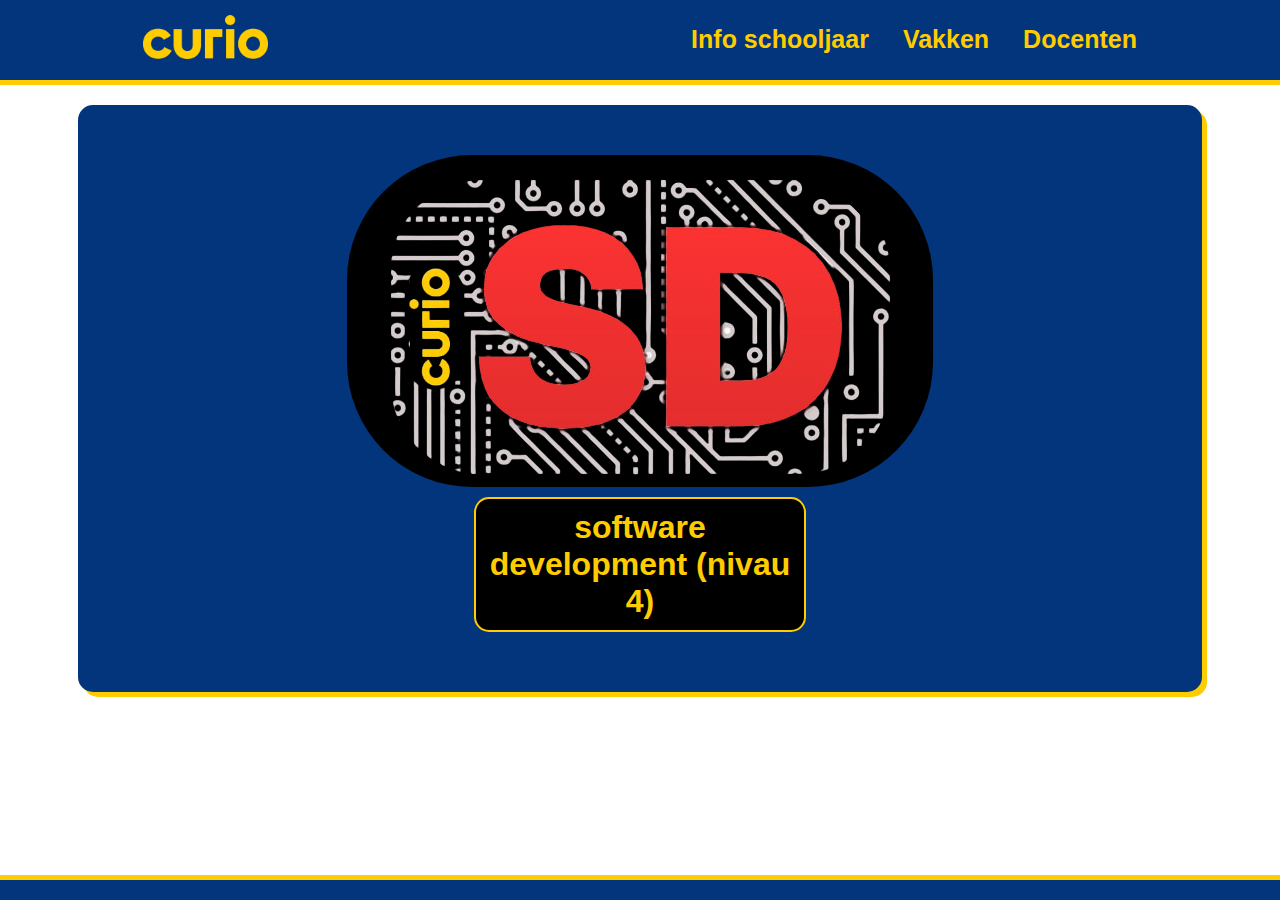
<file: index.html>
<!DOCTYPE html>
<html lang="en">
    <head>
        <link rel="stylesheet" href="css/style.css">
        <title>opendag</title>
    </head>
    <body>
        <header>
            <div class="header">
                <a href="index.html"><img src="img/curio-03-geel-logo-rgb.png" alt="logo"></a>
                <nav>
                    <a href="info.html"><b>Info schooljaar</b></a>
                    <a href="subject.html"><b>Vakken</b></a>
                    <a href="teachers.html"><b>Docenten</b></a>
                </nav>
            </div>
        </header>
        <main>
            <div class="index-block">
                <div class="image">
                    <img src="img/Software Development image.png" alt="software">
                    <h1>software development (nivau 4)</h1>
                </div> 
            </div>
            
        </main>
        <footer>
        </footer>
    </body>

</html>
</file>
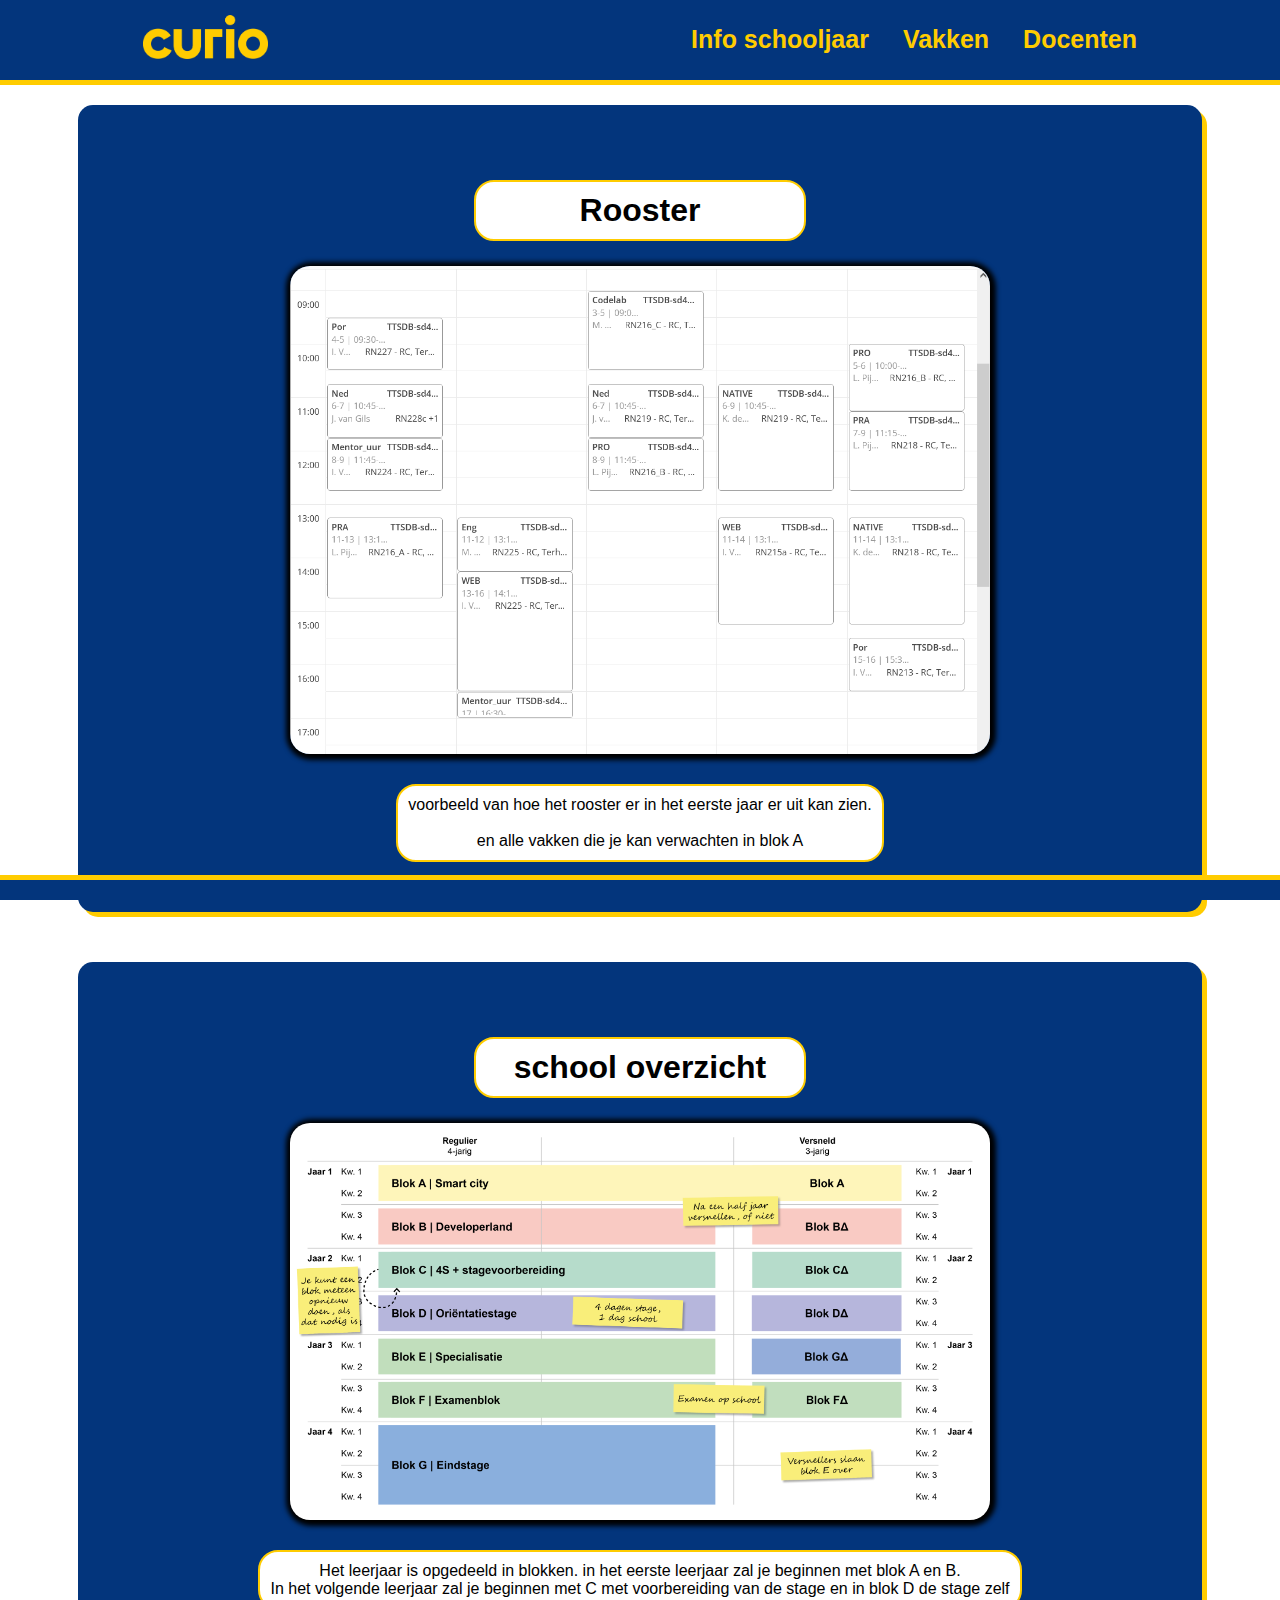
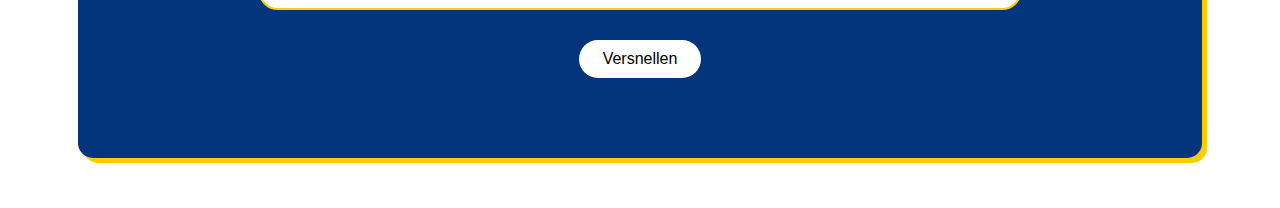
<file: info.html>
<!DOCTYPE html>
<html lang="en">

<head>
    <link rel="stylesheet" href="css/style.css">
    <title>opendag</title>
</head>

<body>
    <header>
        <div class="header">
            <a href="index.html"><img src="img/curio-03-geel-logo-rgb.png" alt="logo"></a>
            <nav>
                <a href="info.html"><b>Info schooljaar</b></a>
                <a href="subject.html"><b>Vakken</b></a>
                <a href="teachers.html"><b>Docenten</b></a>
            </nav>
        </div>
    </header>
    <main>
        <div class="info-block">
            <div class="title">
                <h1>Rooster</h1>
            </div>
    
            <div class="schedule">
                <img src="img/Rooster eerste leerjaar.png" alt="schedule">
                <p>voorbeeld van hoe het rooster er in het eerste jaar er uit kan zien.<br><br>en alle vakken die je kan verwachten in blok A</p>
            </div>
        </div>
        <div class="year-block">
            <div class="title">
                <h1>school overzicht</h1>
    
            </div>
            <div class="year">
                <img src="img/Opleidingsoverzicht3.png" alt="overzicht">
                <p>Het leerjaar is opgedeeld in blokken. in het eerste leerjaar zal je beginnen met blok A en B.<br>In het volgende leerjaar zal je beginnen met C met voorbereiding van de stage en in blok D de stage zelf</p>
            </div>
            <div id="button">
                <p onclick="Show()">Versnellen</p>
            </div>
            <div id="accalerated">
                <p>Bij versnellen sla je 1 jaar over en rond je de opleiding af in 3 jaar in plaats van 4 jaar.<br>er zal tijdens blok A worden geken naar je prestatie's en hier aan uit zal worden besloten of dat je kan vernsellen</p>
            </div>
        </div>  
    </main>
    <footer>

    </footer>
</body>

<script>
    function Show(){
        document.getElementById("accalerated").style.display = 'flex';
        document.getElementById("button").style.display = 'none'
    }
</script>
</html>
</file>
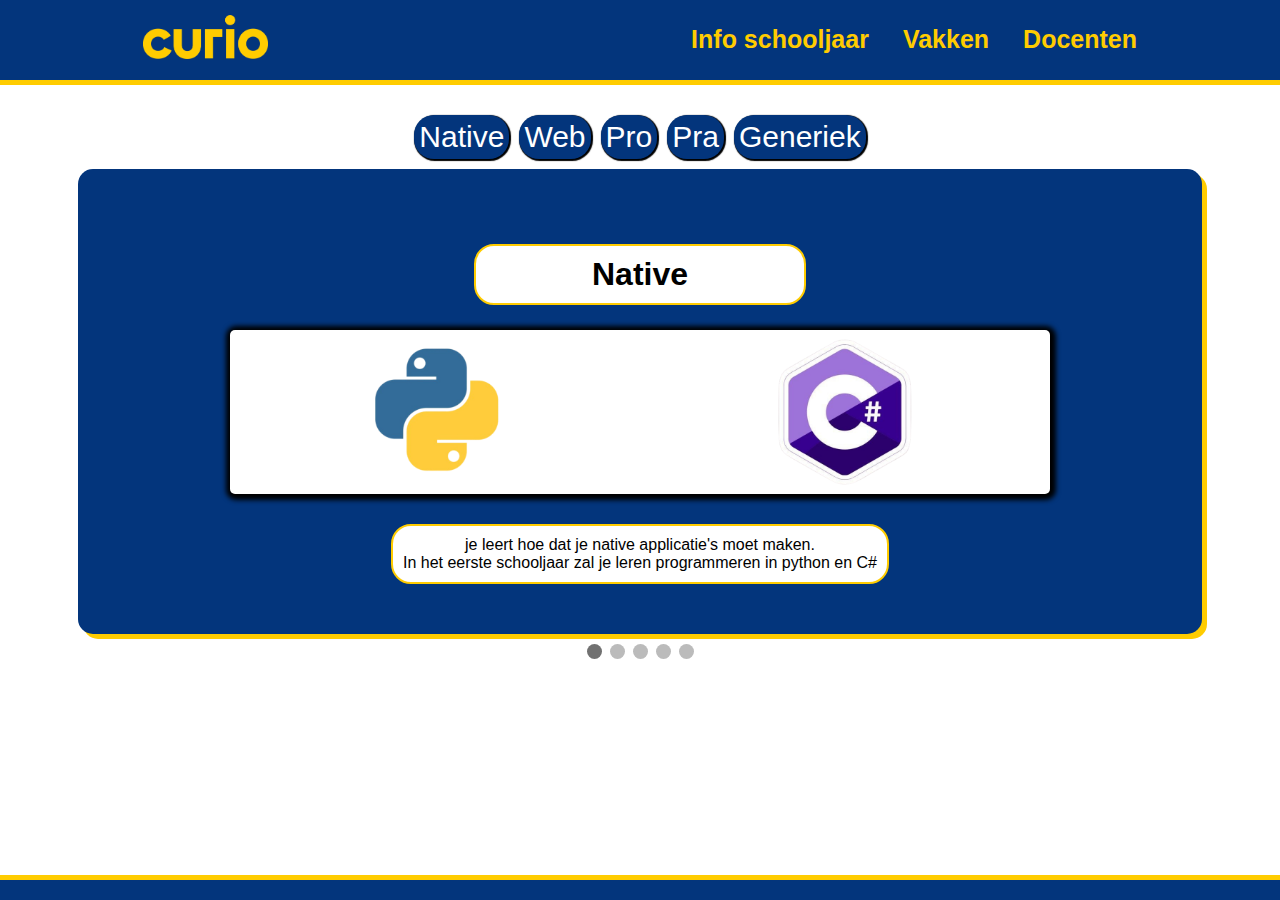
<file: subject.html>
<!DOCTYPE html>
<html lang="en">
    <head>
        <link rel="stylesheet" href="css/style.css">
        <title>opendag</title>
    </head>
    <body>
        <header>
            <div class="header">
                <a href="index.html"><img src="img/curio-03-geel-logo-rgb.png" alt="logo"></a>
                <nav>
                    <a href="info.html"><b>Info schooljaar</b></a>
                    <a href="subject.html"><b>Vakken</b></a>
                    <a href="teachers.html"><b>Docenten</b></a>
                </nav>
            </div>
        </header>
        <main>
            <div class="slideButtons">
                <span onclick="currentSlide(1)">Native</span>
                <span onclick="currentSlide(2)">Web</span>
                <span onclick="currentSlide(3)">Pro</span>
                <span onclick="currentSlide(4)">Pra</span>
                <span onclick="currentSlide(5)">Generiek</span>

            </div>
            <div class="slideshow-container">
                <div class="mySlide fade">
                    <div class="native-block">
                        <h1>Native</h1>
                        <div class="native-images">
                            <img src="img/python.png" alt="python">
                            <img src="img/C-sharp.png" alt="C#">
                        </div>
                        <p>je leert hoe dat je native applicatie's moet maken.<br>In het eerste schooljaar zal je leren programmeren in python en C#</p>
                    </div>
                </div>
            </div>
            <div class="slideshow-container">
                <div class="mySlide fade">
                    <div class="web-block">
                        <h1>Web</h1>
                        <div class="web-images">
                            <img src="img/HTML.png" alt="html">
                            <img src="img/PHP.png" alt="php">
                            <img src="img/C-sharp.png" alt="css">
                        </div>
                        <p>je leert hoe dat je websites moet maken en hoe je deze online kan zetten. <br>je zult bij web leren programeren met html, php en css</p>
                    </div>
                </div>
            </div>
            <div class="slideshow-container">
                <div class="mySlide fade">
                    <div class="pro-block">
                        <h1>Pro</h1>
                        <div class="pro-images">
                            <img src="img/github.png" alt="html">
                        </div>
                        <p>je leert alle zaken voor de opleiding die niet te maken hebben met programmeren<br>Je leert werken met github en hoe je moet plannen binnen een team</p>
                    </div>
                </div>
            </div>  
            <div class="slideshow-container">
                <div class="mySlide fade">
                    <div class="pra-block">
                        <h1>Pra</h1>
                        <p>Bij pra ga je leren om aan de slag te gaan met verschillende projecten.<br>je moet bij pra gebruik gaan maken van de de kennis die je bij de andere vakken hebt geleerd om projecten uit te voeren en te presenteren</p>
                    </div>
                </div>
            </div>    
            <div class="slideshow-container">
                <div class="mySlide fade">
                    <div class="generiek-block">
                        <h1>Generiek vakken</h1>
                        <p>Onder de generiek vakken valt nederland, engels en rekenen.<br>Deze vakken kunnen afgerond worden in elk jaar. als je de leerstof af hebt wordt je ingescheven voor een examen en kan je deze afronden</p>
                    </div>
                </div>
            </div>    
            <div style="text-align:center">
                <span class="dot" onclick="currentSlide(1)"></span>
                <span class="dot" onclick="currentSlide(2)"></span>
                <span class="dot" onclick="currentSlide(3)"></span>
                <span class="dot" onclick="currentSlide(4)"></span>
                <span class="dot" onclick="currentSlide(5)"></span>
            </div>
            
        </main>
        <footer>

        </footer>
    </body>
</html>

<script>
    let slideIndex = 1;
showSlides(slideIndex);

// Next/previous controls
function plusSlides(n) {
  showSlides(slideIndex += n);
}

// Thumbnail image controls
function currentSlide(n) {
  showSlides(slideIndex = n);
}

function showSlides(n) {
  let i;
  let slides = document.getElementsByClassName("mySlide");
  let dots = document.getElementsByClassName("dot");
  if (n > slides.length) {slideIndex = 1}
  if (n < 1) {slideIndex = slides.length}
  for (i = 0; i < slides.length; i++) {
    slides[i].style.display = "none";
  }
  for (i = 0; i < dots.length; i++) {
    dots[i].className = dots[i].className.replace(" active", "");
  }
  slides[slideIndex-1].style.display = "block";
  dots[slideIndex-1].className += " active";
}
</script>
</file>
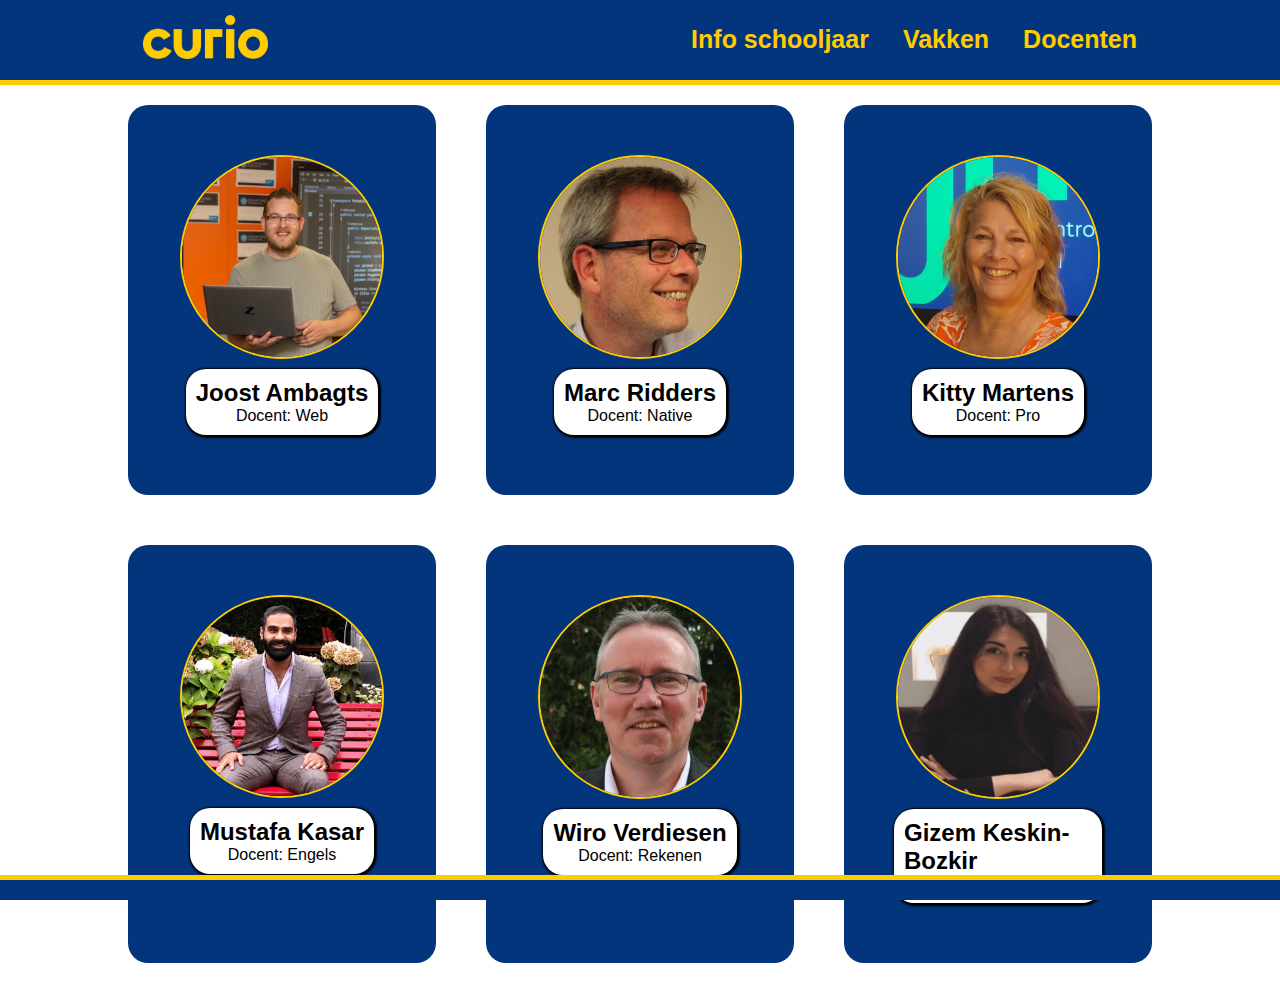
<file: teachers.html>
<!DOCTYPE html>
<html lang="en">
    <head>
        <link rel="stylesheet" href="css/style.css">
        <title>opendag</title>
    </head>
    <body>
        <header>
            <div class="header">
                <a href="index.html"><img src="img/curio-03-geel-logo-rgb.png" alt="logo"></a>
                <nav>
                    <a href="info.html"><b>Info schooljaar</b></a>
                    <a href="subject.html"><b>Vakken</b></a>
                    <a href="teachers.html"><b>Docenten</b></a>
                </nav>
            </div>
        </header>
        <main>
            <div class="grid">
                <div class="griditem">
                    <img src="img/1694012329108.jpg" alt="joost">
                    <div class="teacher-info">
                        <h2>Joost Ambagts</h2>
                        <p>Docent: Web</p>
                    </div>
                </div>
                <div class="griditem">
                    <img src="img/1516292174227.jpg" alt="marc">
                    <div class="teacher-info">
                        <h2>Marc Ridders</h2>
                        <p>Docent: Native</p>
                    </div>
                </div>
                <div class="griditem">
                    <img src="img/Kitty (1).jpg" alt="kitty">
                    <div class="teacher-info">
                        <h2>Kitty Martens</h2>
                        <p>Docent: Pro</p>
                    </div>
                </div>
                <div class="griditem">
                    <img src="img/kasar.jpg" alt="kasar">
                    <div class="teacher-info">
                        <h2>Mustafa Kasar</h2>
                        <p>Docent: Engels</p>
                    </div>
                </div>
                <div class="griditem">
                    <img src="img/1540301217927.jpg" alt="Wiro">
                    <div class="teacher-info">
                        <h2>Wiro Verdiesen</h2>
                        <p>Docent: Rekenen</p>
                    </div>
                </div>
                <div class="griditem">
                    <img src="img/Gizem (1).png" alt="gizem">
                    <div class="teacher-info">
                        <h2>Gizem Keskin-Bozkir</h2>
                        <p>Docent: Nederlands</p>
                    </div>
                </div>
            </div>
        </main>
        <footer>

        </footer>
    </body>

</html>
</file>
<file: css/style.css>
*{
    margin: 0;
    padding: 0;
}

@keyframes link{
    0%   {fontsize: 25px}
    10%   {font-size: 25.5px}
    20%   {font-size: 26px}
    30%   {font-size: 26.5px}
    40%   {font-size: 27px}
    50%   {font-size: 27.5px}
    60%   {font-size: 28px}
    70%   {font-size: 28.5px}
    80%   {font-size: 29px}
    90%   {font-size: 29.5px}
    100%   {font-size: 30px}
}

@keyframes linkreverse{
    0%   {font-size: 30px}
    10%   {font-size: 29.5px}
    20%   {font-size: 29px}
    30%   {font-size: 28.5px}
    40%   {font-size: 28px}
    50%   {font-size: 27.5px}
    60%   {font-size: 27px}
    70%   {font-size: 26.5px}
    80%   {font-size: 26px}
    90%   {font-size: 25.5px}
    100%   {font-size: 25px}
}

body{
    background-color: white;
}

header{
    background-color: #03357c;
    border-bottom: #ffcc00 5px solid;
    position: fixed;
    top: 0;
    width: 100%;
}

.header {
    margin: 0 auto;
    width: 80%;
    display: flex;
    justify-content: space-between;
    flex-direction: row;
    align-items: center;
    
}

.header img{
    width: 125px;
    margin: 15px 0;
}

.header a{
    text-decoration: none;
    font-family: arial;
    color: #ffcc00;
    font-size: 25px;
    margin: 0 15px;
    transition: color 0.2s ease-in-out;
    transition: 0.2s;
}

.header a:hover{
    color: white;
    text-decoration: underline;
    animation-name: link;
    animation-duration: 0.5s;
    animation-fill-mode: forwards;
}

.header a:not(:hover) {
    animation: linkreverse 0.5s forwards;
}

.index-block{
    margin: 0 auto;
    margin-top: 50px;
    margin-bottom: 50px;
    width: 80%;
    padding: 50px;
    background-color: #03357c;
    border-radius: 15px;
    box-shadow: #ffcc00 5px 5px ;

}

.info-block{
    margin: 0 auto;
    margin-top: 50px;
    margin-bottom: 50px;
    width: 80%;
    padding: 50px;
    background-color: #03357c;
    border-radius: 15px;
    box-shadow: #ffcc00 5px 5px ;
}

.image{
    display: flex;
    flex-direction: column;
    justify-content: center;
    align-items: center;
    text-align: center;
    font-family: Arial;
}

.image img{
    background-color: black;
    border-radius: 125px;

}

.image h1{
    color: #ffcc00;
    display: inline;
    background-color: black;
    border-radius: 15px;
    margin: 10px 0px;
    padding: 10px;

}

.title{
    display: flex;
    flex-direction: row;
    justify-content: center;
}

main{
    margin-top: 105px;
    margin-bottom: 40px;
}

main h1{
    width: 30%;
    text-align: center;
    margin: 25px 0;
    padding: 10px 10px;
    background-color: white;
    border-radius: 20px;
    border: #ffcc00 solid 2px;
    font-family: arial;
}

.schedule{
    display: flex;
    flex-direction: column;
    justify-content: center;
    align-items: center;
}

.schedule img{
    width: 700px;
    border-radius: 20px;
    box-shadow: black 1px 1px 5px 5px;
}

.schedule p{
    background-color: white;
    border-radius: 20px;
    border: #ffcc00 solid 2px;
    font-family: arial;
    margin: 0px 10px;
    margin-top: 30px;
    padding: 10px 10px;
    text-align: center;
}

.year{
    display: flex;
    flex-direction: column;
    justify-content: space-around;
    align-items: center;
}

.year img{
    width: 700px;
    background-color: white;
    border-radius: 20px;
    box-shadow: black 1px 1px 5px 5px;
}

.year p{
    background-color: white;
    border-radius: 20px;
    border: #ffcc00 solid 2px;
    font-family: arial;
    margin: 0px 10px;
    margin-top: 30px;
    padding: 10px 10px;
    text-align: center;
}

.year-block{
    margin: 0 auto;
    margin-top: 50px;
    margin-bottom: 50px;
    width: 80%;
    padding: 50px;
    background-color: #03357c;
    border-radius: 15px;
    box-shadow: #ffcc00 5px 5px;
}


#button p{
    display: flex;
    justify-content: center;
    background-color: white;
    font-family: arial;
    padding: 10px 10px;
    border-radius: 20px;
    margin: 30px auto;
    width: 10%;
    transition: black 0.2s ease-in-out;
    transition: 0.2s;
    
    
    
}

#button p:hover{
    cursor: pointer;
    background-color: #bbb;
    transform: scale(1.1, 1.1);
}
#accalerated{
    display: none;
    justify-content: center;
    background-color: white;
    font-family: arial;
    border-radius: 20px;
    margin: 30px auto;
    width: 50%;
    padding: 10px;
    border: #ffcc00 solid 2px;
}

#accalerated p{
    text-align: center;
}

.native-block{
    margin: 0 auto;
    width: 80%;
    padding: 50px;
    background-color: #03357c;
    border-radius: 15px;
    box-shadow: #ffcc00 5px 5px ;
    display: flex;
    flex-direction: column;
    justify-content: start;
    align-items: center;
}

.native-block p{
    background-color: white;
    border-radius: 20px;
    border: #ffcc00 solid 2px;
    font-family: arial;
    margin: 0px 10px;
    margin-top: 30px;
    padding: 10px 10px;
    text-align: center;
}

.native-block h1{
    width: 30%;
    text-align: center;
    margin: 25px 0;
    padding: 10px 10px;
    background-color: white;
    border-radius: 20px;
    border: #ffcc00 solid 2px;
    font-family: arial;
}

.native-images{
    margin: 0 auto;
    width: 80%;
    display: flex;
    flex-wrap: wrap;
    flex-direction: row;
    justify-content: space-around;
    align-items: center;
    background-color: white;
    border-radius: 5px;
    box-shadow: black 1px 1px 5px 5px;
}

.native-images img{
    width: 150px;
    
}

.web-block{
    margin: 0 auto;
    width: 80%;
    padding: 50px;
    background-color: #03357c;
    border-radius: 15px;
    box-shadow: #ffcc00 5px 5px ;
    display: flex;
    flex-direction: column;
    justify-content: start;
    align-items: center;
}

.web-images{
    margin: 0 auto;
    width: 80%;
    display: flex;
    flex-wrap: wrap;
    flex-direction: row;
    justify-content: space-around;
    align-items: center;
    background-color: white;
    border-radius: 5px;
    box-shadow: black 1px 1px 5px 5px;
}

.web-images img{
    width: 150px;
}

.web-block p{
    background-color: white;
    border-radius: 20px;
    border: #ffcc00 solid 2px;
    font-family: arial;
    margin: 0px 10px;
    margin-top: 30px;
    padding: 10px 10px;
    text-align: center;
}

.native-block h2{
    width: 30%;
    text-align: center;
    margin: 25px 0;
    padding: 10px 10px;
    background-color: white;
    border-radius: 20px;
    border: #ffcc00 solid 2px;
    font-family: arial;
}

.pro-block{
    margin: 0 auto;
    width: 80%;
    padding: 50px;
    background-color: #03357c;
    border-radius: 15px;
    box-shadow: #ffcc00 5px 5px ;
    display: flex;
    flex-direction: column;
    justify-content: start;
    align-items: center;
}

.pro-block p{
    background-color: white;
    border-radius: 20px;
    border: #ffcc00 solid 2px;
    font-family: arial;
    margin: 0px 10px;
    margin-top: 30px;
    padding: 10px 10px;
    text-align: center;
}

.pro-block h2{
    width: 30%;
    text-align: center;
    margin: 25px 0;
    padding: 10px 10px;
    background-color: white;
    border-radius: 20px;
    border: #ffcc00 solid 2px;
    font-family: arial;
}

.pro-images{
    margin: 0 auto;
    width: 50%;
    display: flex;
    flex-wrap: wrap;
    flex-direction: row;
    justify-content: space-around;
    align-items: center;
    background-color: white;
    border-radius: 5px;
    box-shadow: black 1px 1px 5px 5px;
}

.pro-images img{
    width: 150px;
    padding: 10px 0px;
}

.pra-block{
    margin: 0 auto;
    width: 80%;
    padding: 50px;
    background-color: #03357c;
    border-radius: 15px;
    box-shadow: #ffcc00 5px 5px ;
    display: flex;
    flex-direction: column;
    justify-content: start;
    align-items: center;
}

.pra-block p{
    background-color: white;
    border-radius: 20px;
    border: #ffcc00 solid 2px;
    font-family: arial;
    margin: 0px 10px;
    margin-top: 30px;
    padding: 10px 10px;
    text-align: center;
}

.generiek-block{
    margin: 0 auto;
    width: 80%;
    padding: 50px;
    background-color: #03357c;
    border-radius: 15px;
    box-shadow: #ffcc00 5px 5px ;
    display: flex;
    flex-direction: column;
    justify-content: start;
    align-items: center;
}

.generiek-block p{
    background-color: white;
    border-radius: 20px;
    border: #ffcc00 solid 2px;
    font-family: arial;
    margin: 0px 10px;
    margin-top: 30px;
    padding: 10px 10px;
    text-align: center;
}

.mySlide{
    display: none;
}

.dot {
    cursor: pointer;
    height: 15px;
    width: 15px;
    margin: 10px 2px;
    background-color: #bbb;
    border-radius: 50%;
    display: inline-block;
    transition: background-color 0.6s ease;
}

.slideButtons{
    display: flex;
    flex-direction: row;
    justify-content: center;
}


.slideButtons span{
    font-family: arial;
    font-size: 30px;
    cursor: pointer;
    background-color: #03357c;
    color: white;
    border-radius: 20px;
    box-shadow: 1px 1px 1px 1px black;
    transition: ease background-color 0.6s;
    margin: 10px 5px;
    padding: 5px 5px;
    transition: 0.2s ease-in-out;
}

.slideButtons span:hover{
    transform: scale(1.1, 1.1);

}

.active, .dot:hover {
    background-color: #717171;
  }
  
  /* Fading animation */
  .fade {
    animation-name: fade;
    animation-duration: 1.5s;
  }
  
  @keyframes fade {
    from {opacity: .4}
    to {opacity: 1}
  }

  .grid{
    display: grid;
    grid-template-columns: 1fr 1fr 1fr;
    gap: 50px 50px;
    margin: 0 auto;
    width: 80%;
  }

  @media only screen and (max-width: 1000px) {
    .grid{
        grid-template-columns: 1fr 1fr ;
    }
  }

.griditem{
    display: flex;
    flex-direction: column;
    align-items: center;
    border-radius: 20px;
    background-color: #03357c;
    padding: 50px 50px;
}

.griditem img{
    width: 200px;
    border-radius: 9999px;
    border: #ffcc00 solid 2px;
}

.teacher-info{
    display: flex;
    flex-direction: column;
    align-items: center;
    margin: 10px 0;
    padding: 10px 10px;
    background-color: white;
    box-shadow: 1px 1px 2px 2px;
    border-radius: 20px;
}

.teacher-info h2{
    font-family: Arial;
}

.teacher-info p{
    font-family: Arial;
}

footer{
    background-color: #03357c;
    padding: 10px;
    position: fixed;
    width: 100%;
    bottom: 0;
    border-top: #ffcc00 5px solid;
}

footer p{
    color: black;
    padding: 10px 0px;
    font-size: 50px;
}
</file>
